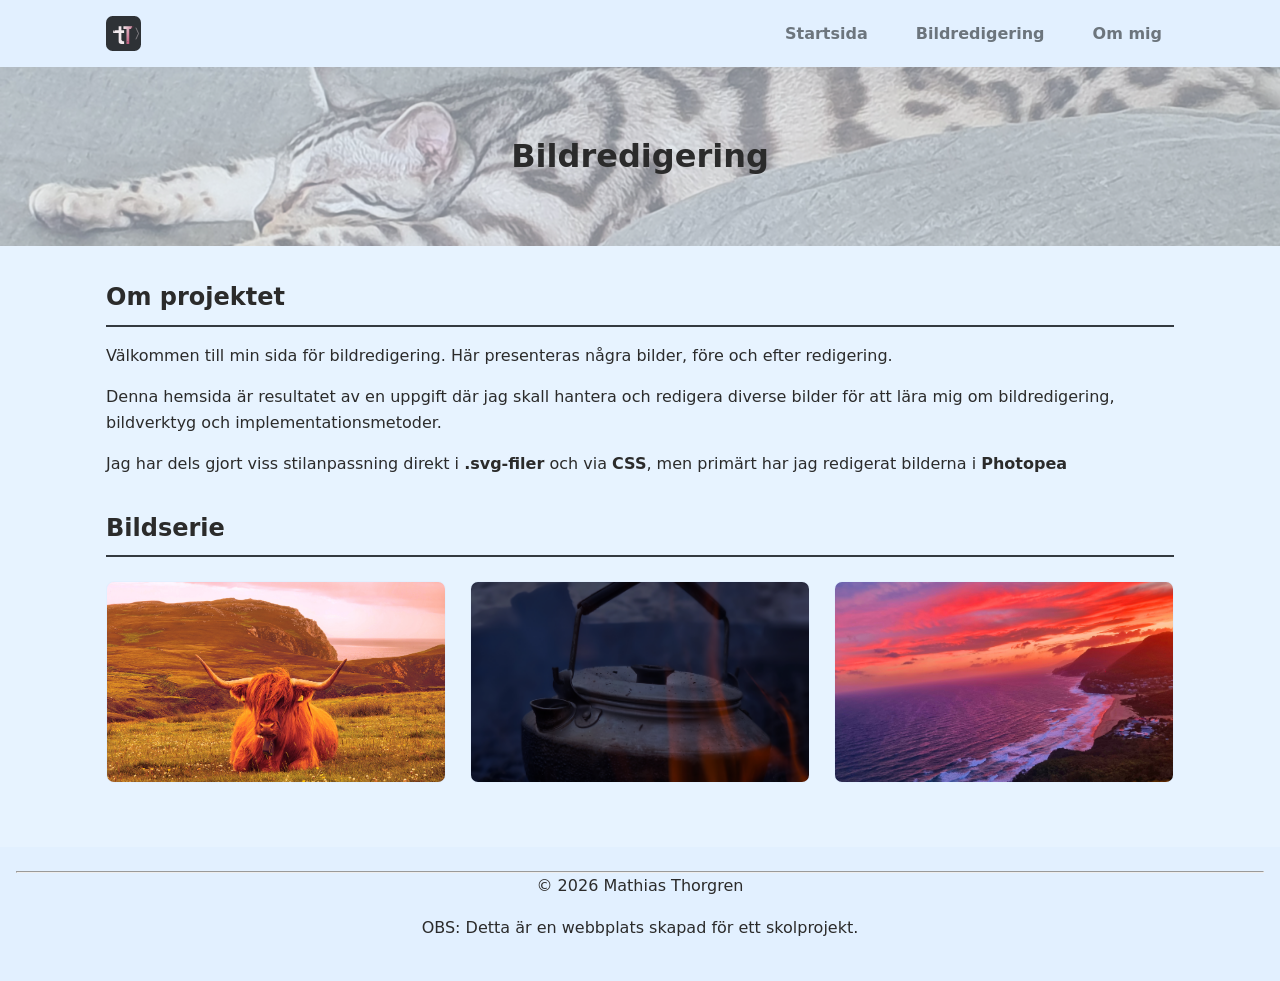
<file: docs/index.html>
<!DOCTYPE html>
<html lang="sv">
        
    <head>
        <meta charset="UTF-8">
        <meta name="viewport" content="width=device-width, initial-scale=1.0">
        <link rel="icon" type="image/png" sizes="32x32" href="images/favicon-32x32.png">
        <link rel="icon" type="image/x-icon" href="images/favicon.ico">
        <link rel="stylesheet" href="style/style.css">
        <title>tT Bilredigering - Startsida</title>
    </head>

    <body>
        <header>
            <div class="header-container">
                <a href="index.html" class="logo-link">
                    <img src="images/tT-logo.svg" alt="" class="site-logo">
                </a>
                <nav>
                    <ul>
                        <li><a href="index.html">Startsida</a></li>
                        <li><a href="bildredigering.html">Bildredigering</a></li>
                        <li><a href="about.html">Om mig</a></li>
                    </ul>
                </nav>
            </div>
            <div class="header-hero">
                <img src="images/header.png" alt="En katt som ligger utsträckt och vilar på ett täcke" class="hero-img">
                <h1>Bildredigering</h1>
            </div>
        </header> 

        <main>
            <section class="intro-section">
                <h2>Om projektet</h2>
                <p>Välkommen till min sida för bildredigering. Här presenteras några bilder, före och efter redigering.</p>
                <p>Denna hemsida är resultatet av en uppgift där jag skall hantera och redigera diverse bilder för att lära mig om bildredigering, bildverktyg och implementationsmetoder.</p>
                <p>Jag har dels gjort viss stilanpassning direkt i <strong>.svg-filer</strong> och via <strong>CSS</strong>, men primärt har jag redigerat bilderna i <strong>Photopea</strong></p>
            </section>
            <section class="gallery-section">
                <h2>Bildserie</h2>
                <div class="image-grid">
                    <figure>
                        <img src="images/bild2.jpg" alt="Höglandsossa vilar på gräsberikad kuperad kustmiljö">
                    </figure>
                    <figure>
                        <img src="images/bild3.jpg" alt="Hav som brisar lätt in över stranden i en kuperad kustmiljö under skymning">
                    </figure>
                    <figure>
                        <img src="images/bild4.jpg" alt="Kokkanna över öppen eld i rå utomhusmiljö">
                    </figure>
                </div>
            </section>            
        </main>

        <footer>
            <hr class="divider">
            <p>© 2026 Mathias Thorgren</p>
            <aside aria-label="projektinformation">
                <p>OBS: Detta är en webbplats skapad för ett skolprojekt.</p>
            </aside>
        </footer>
    </body>
</html>
</file>
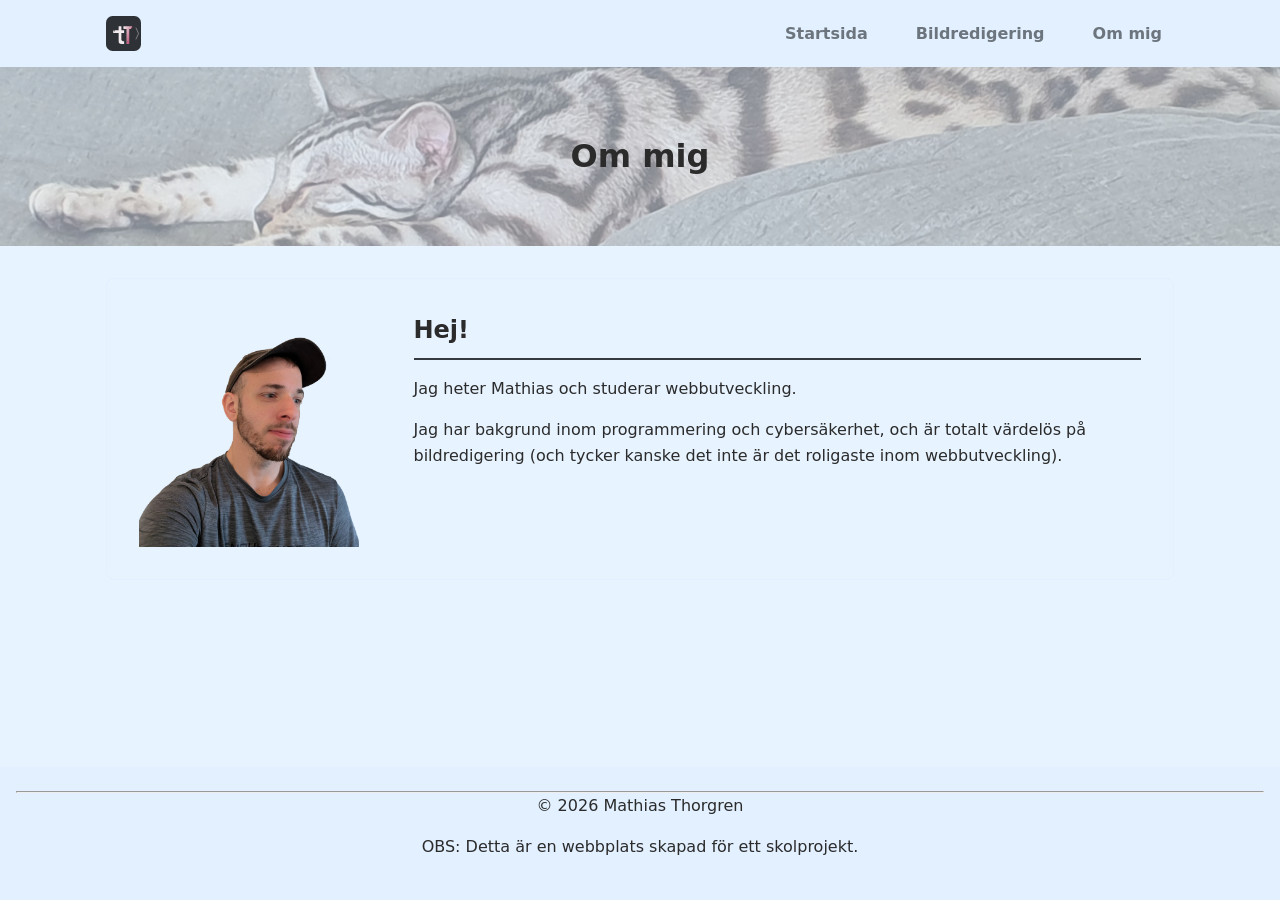
<file: docs/about.html>
<!DOCTYPE html>
<html lang="sv">
        
    <head>
        <meta charset="UTF-8">
        <meta name="viewport" content="width=device-width, initial-scale=1.0">
        <link rel="icon" type="image/png" sizes="32x32" href="images/favicon-32x32.png">
        <link rel="icon" type="image/x-icon" href="images/favicon.ico">
        <link rel="stylesheet" href="style/style.css">
        <title>tT Bilredigering - Om mig</title>
    </head>

    <body>
        <header>
            <div class="header-container">
                <a href="index.html" class="logo-link">
                    <img src="images/tT-logo.svg" alt="" class="site-logo">
                </a>
                <nav>
                    <ul>
                        <li><a href="index.html">Startsida</a></li>
                        <li><a href="bildredigering.html">Bildredigering</a></li>
                        <li><a href="about.html">Om mig</a></li>
                    </ul>
                </nav>
            </div>
            <div class="header-hero">
                <img src="images/header.png" alt="En katt som ligger utsträckt och vilar på ett täcke" class="hero-img">
                <h1>Om mig</h1>
            </div>
        </header> 

        <main>
            <section class="about-section">
                <div class="profile-container">
                    <figure class="profile-figure">
                        <img src="images/portrait.png" alt="Porträttfoto" class="profile-image">
                    </figure>
                    <div class="about-text">
                        <h2>Hej!</h2>
                        <p>Jag heter Mathias och studerar webbutveckling.</p>
                        <p>Jag har bakgrund inom programmering och cybersäkerhet, och är totalt värdelös på bildredigering (och tycker kanske det inte är det roligaste inom webbutveckling).</p>
                    </div>
                </div>
            </section>
        </main>

        <footer>
            <hr class="divider">
            <p>© 2026 Mathias Thorgren</p>
            <aside aria-label="projektinformation">
                <p>OBS: Detta är en webbplats skapad för ett skolprojekt.</p>
            </aside>
        </footer>
    </body>
</html>
</file>
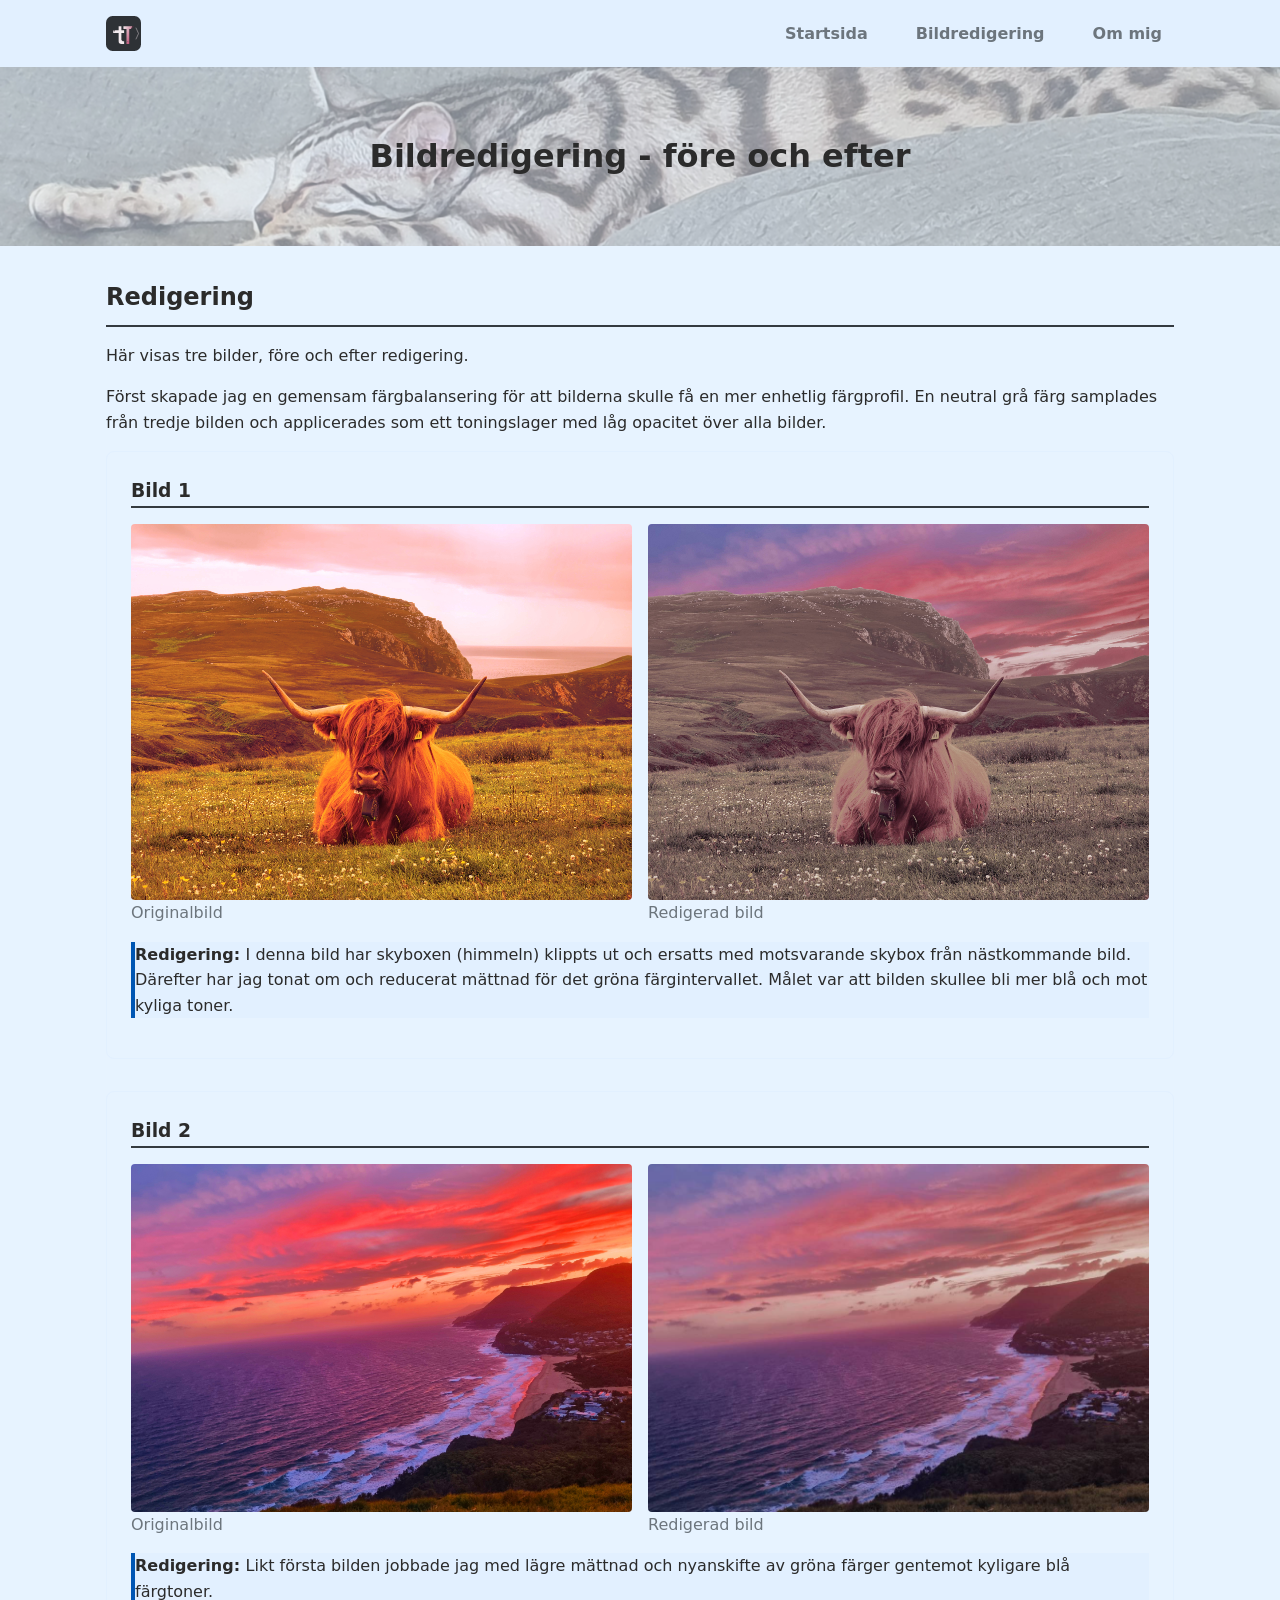
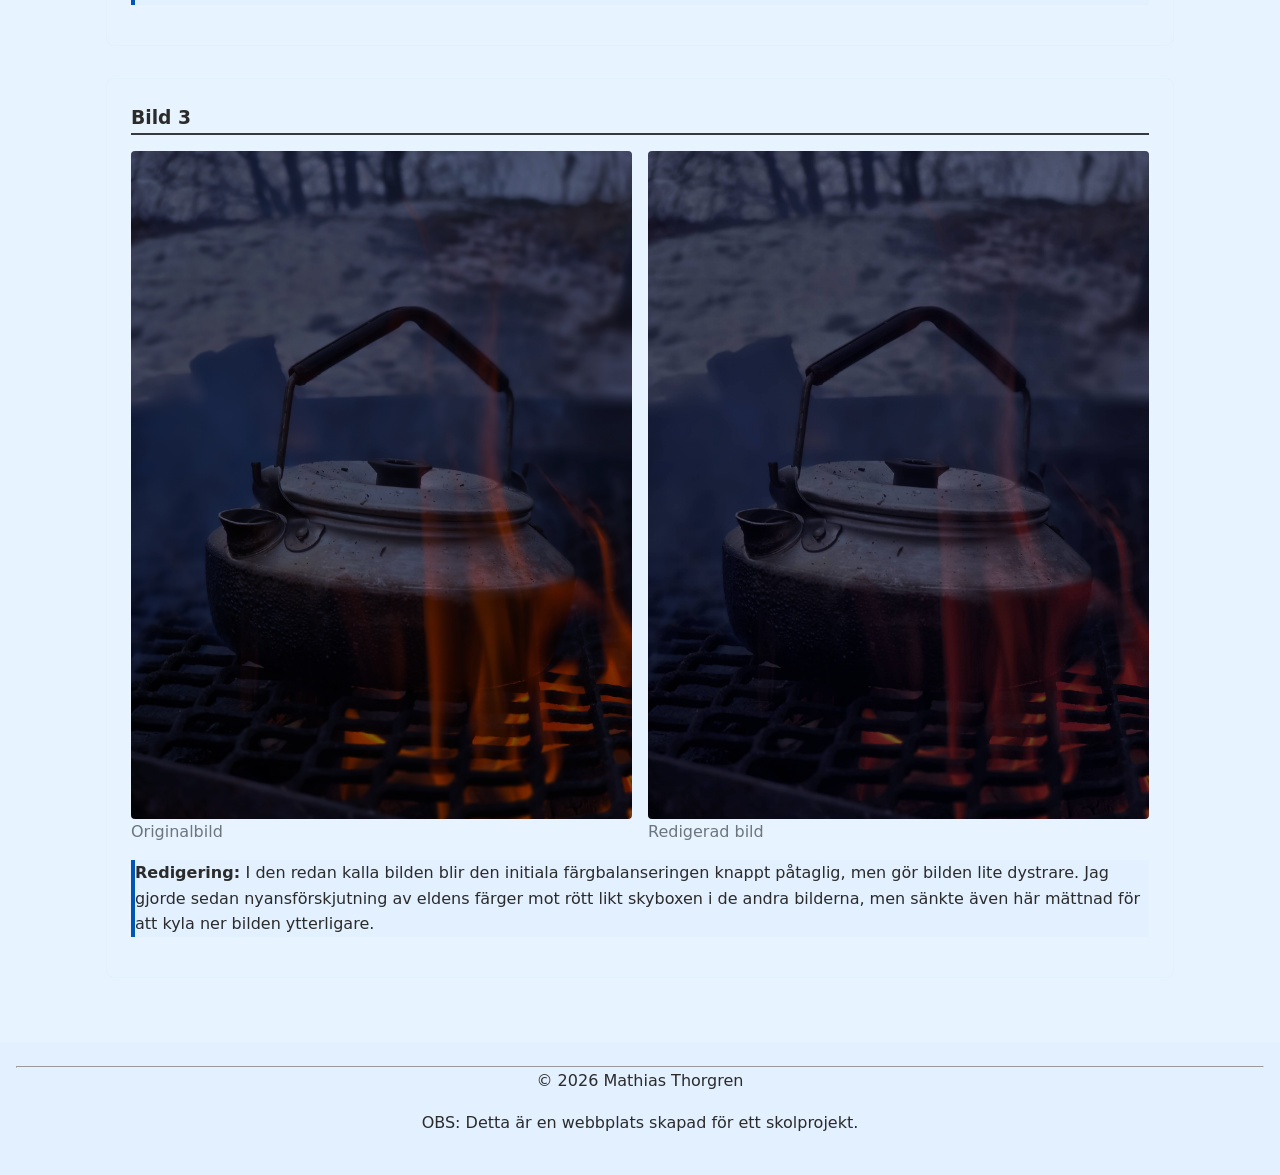
<file: docs/bildredigering.html>
<!DOCTYPE html>
<html lang="sv">
        
    <head>
        <meta charset="UTF-8">
        <meta name="viewport" content="width=device-width, initial-scale=1.0">
        <link rel="icon" type="image/png" sizes="32x32" href="images/favicon-32x32.png">
        <link rel="icon" type="image/x-icon" href="images/favicon.ico">
        <link rel="stylesheet" href="style/style.css">
        <title>tT Bilredigering - Bildredigering</title>
    </head>

    <body>
        <header>
            <div class="header-container">
                <a href="index.html" class="logo-link">
                    <img src="images/tT-logo.svg" alt="" class="site-logo">
                </a>
                <nav>
                    <ul>
                        <li><a href="index.html">Startsida</a></li>
                        <li><a href="bildredigering.html">Bildredigering</a></li>
                        <li><a href="about.html">Om mig</a></li>
                    </ul>
                </nav>
            </div>
            <div class="header-hero">
                <img src="images/header.png" alt="En katt som ligger utsträckt och vilar på ett täcke" class="hero-img">
                <h1>Bildredigering - före och efter</h1>
            </div>
        </header> 

        <main>
            <section class="editing-process">
                <h2>Redigering</h2>
                <p>Här visas tre bilder, före och efter redigering.</p>
                <p>Först skapade jag en gemensam färgbalansering för att bilderna skulle få en mer enhetlig färgprofil. En neutral grå färg samplades från tredje bilden och applicerades som ett toningslager med låg opacitet över alla bilder.</p>

                <article class="comparison-card">
                    <h3>Bild 1</h3>
                    <div class="comparison-grid">
                        <figure>
                            <img src="images/bild2.jpg" alt="Höglandsossa vilar på gräsberikad kuperad kustmiljö">
                            <figcaption>Originalbild</figcaption>
                        </figure>
                        <figure>
                            <img src="images/bild2-edited.jpg" alt="Redigerad version av bilden med utbytt himmel och grönskan tappat fokus">
                            <figcaption>Redigerad bild</figcaption>
                        </figure>
                    </div>
                    <div class="edit-description">
                        <p><strong>Redigering: </strong>I denna bild har skyboxen (himmeln) klippts ut och ersatts med motsvarande skybox från nästkommande bild. Därefter har jag tonat om och reducerat mättnad för det gröna färgintervallet. Målet var att bilden skullee bli mer blå och mot kyliga toner.</p>
                    </div>
                </article>

                <article class="comparison-card">
                    <h3>Bild 2</h3>
                    <div class="comparison-grid">
                        <figure>
                            <img src="images/bild4.jpg" alt="Hav som brisar lätt in över stranden i en kuperad kustmiljö under skymning">
                            <figcaption>Originalbild</figcaption>
                        </figure>
                        <figure>
                            <img src="images/bild4-edited.jpg" alt="Redigerad version av bilden med kallare färgton med sänkt värme från skymning">
                            <figcaption>Redigerad bild</figcaption>
                        </figure>
                    </div>
                    <div class="edit-description">
                        <p><strong>Redigering: </strong>Likt första bilden jobbade jag med lägre mättnad och nyanskifte av gröna färger gentemot kyligare blå färgtoner.</p>
                    </div>
                </article>

                <article class="comparison-card">
                    <h3>Bild 3</h3>
                    <div class="comparison-grid">
                        <figure>
                            <img src="images/bild3.jpg" alt="Kokkanna över öppen eld i rå utomhusmiljö">
                            <figcaption>Originalbild</figcaption>
                        </figure>
                        <figure>
                            <img src="images/bild3-edited.jpg" alt="Redigerad version av bilden med ännu kyligare färgton samt rödskiftad eld">
                            <figcaption>Redigerad bild</figcaption>
                        </figure>
                    </div>
                    <div class="edit-description">
                        <p><strong>Redigering: </strong>I den redan kalla bilden blir den initiala färgbalanseringen knappt påtaglig, men gör bilden lite dystrare. Jag gjorde sedan nyansförskjutning av eldens färger mot rött likt skyboxen i de andra bilderna, men sänkte även här mättnad för att kyla ner bilden ytterligare.</p>
                    </div>
                </article>
            </section>
        </main>

        <footer>
            <hr class="divider">
            <p>© 2026 Mathias Thorgren</p>
            <aside aria-label="projektinformation">
                <p>OBS: Detta är en webbplats skapad för ett skolprojekt.</p>
            </aside>
        </footer>
    </body>
</html>
</file>
<file: docs/style/style.css>
/* Font styling template */
:root {
    --font-family: system-ui, 'Segoe UI', Roboto, Helvetica, Arial, sans-serif;
    
    --bg-primary: #e7f3ff;
    --bg-secondary: #e2f0ff;
    --text-main: #2b2b2b;
    --text-muted: #6c757d;
    --color-accent: #343a40;
    --color-highlight: #0056b3;
}
/* Color declarations only */
body {
    font-family: var(--font-family);
    color: var(--text-main);
    background-color: var(--bg-primary);
}

header {
    background-color: var(--bg-secondary);
    color: var(--text-main);
}

nav a {
    font-family: var(--font-family);
    color: var(--text-muted);
}

nav a:hover {
    color: var(--text-main);
    border-color: var(--color-highlight);
}

.header-hero {
    background-color: var(--bg-secondary); 
}

.header-hero h1 {
    font-family: var(--font-family);
    color: var(--text-main);
}

h2, h3 {
    font-family: var(--font-family);
    color: var(--text-main);
    border-bottom: 2px solid var(--color-accent);
}

p {
    font-family: var(--font-family);
    color: var(--text-main);
}

.image-grid figure {
    background: var(--bg-primary);
    border: 1px solid var(--bg-secondary);
}

figcaption {
    font-family: var(--font-family);
    color: var(--text-muted);
}

.comparison-card {
    background: var(--bg-primary);
    border: 1px solid var(--bg-secondary);
}

.edit-description {
    background-color: var(--bg-secondary);
    border-left: 4px solid var(--color-highlight);
}

.profile-container {
    background: var(--bg-primary);
    border: 1px solid var(--bg-secondary);
}

footer {
    background-color: var(--bg-secondary);
    color: var(--text-muted);
}

footer .divider {
    background: var(--color-accent);
}

footer aside {
    font-family: var(--font-family);
    color: var(--text-muted);
}

/* Other styling */

* {
    box-sizing: border-box;
    margin: 0;
    padding: 0;
}

body {
    line-height: 1.6;
    display: flex;
    flex-direction: column;
    min-height: 100vh;
}

main {
    flex: 1;
    max-width: 1100px;
    width: 100%;
    margin: 0 auto;
    padding: 2rem 1rem;
}

.header-container {
    max-width: 1100px;
    margin: 0 auto;
    padding: 1rem;
    display: flex;
    flex-wrap: wrap;
    justify-content: space-between;
    align-items: center;
}

.site-logo {
    height: 35px;
    width: auto;
    display: block;
    opacity: 0.8
}

nav ul {
    display: flex;
    flex-wrap: wrap;
    list-style: none;
    gap: 1.5rem;
}

nav a {
    text-decoration: none;
    font-weight: 600;
    padding: 0.5rem 0.75rem;
    border-radius: 4px;
}

.header-hero {
    position: relative;
    background-size: cover;
    background-position: center;
    padding: 4rem 1rem;
    text-align: center;
    width: 100vw; 
    margin-left: calc(50% - 50vw);
    overflow: hidden;
}

.hero-img {
    position: absolute;
    top: 0;
    left: 0;
    width: 100%;
    height: 100%;
    object-fit: cover;
    opacity: 0.45;
    z-index: 1;
}

.header-hero h1 {
    word-break: break-word;
    position: relative;
    z-index: 2; 
}
section {
    margin-bottom: 2rem;
}

h2 {
    margin-bottom: 1rem;
    padding-bottom: 0.5rem;
}

p {
    margin-bottom: 1rem;
}

.image-grid {
    display: grid;
    grid-template-columns: repeat(auto-fit, minmax(240px, 1fr));
    gap: 1.5rem;
    margin-top: 1.5rem;
}

.image-grid figure {
    border-radius: 8px;
    overflow: hidden;
}

.image-grid img {
    width: 100%;
    height: 200px;
    object-fit: cover;
    display: block;
}

.comparison-card {
    border-radius: 8px;
    padding: 1.5rem;
    margin-bottom: 2rem;
}

.comparison-card h3 {
    margin-bottom: 1rem;
}

.comparison-grid {
    display: grid;
    grid-template-columns: repeat(auto-fit, minmax(280px, 1fr));
    gap: 1rem;
    margin-bottom: 1rem;
}

.comparison-grid img {
    width: 100%;
    height: auto;
    border-radius: 4px;
    display: block;
}

.profile-container {
    display: grid;
    grid-template-columns: minmax(0, 1fr) minmax(0, 3fr); 
    align-items: start;
    gap: 2rem;
    padding: 2rem;
    border-radius: 8px;
    width: 100%;
    box-sizing: border-box;
}

.profile-figure {
    justify-self: center; 
    align-self: center;   
    width: 100%;
    margin: 0;
}

.profile-image {
    width: 100%;
    min-width: 32px;
    max-width: 220px; 
    height: auto;
    display: block;
}

.about-text {
    min-width: 0; 
}

footer {
    text-align: center;
    padding: 1.5rem 1rem;
}

@media (min-width: 768px) {
    .profile-image {
        min-width: 128px;
    }
}
</file>
